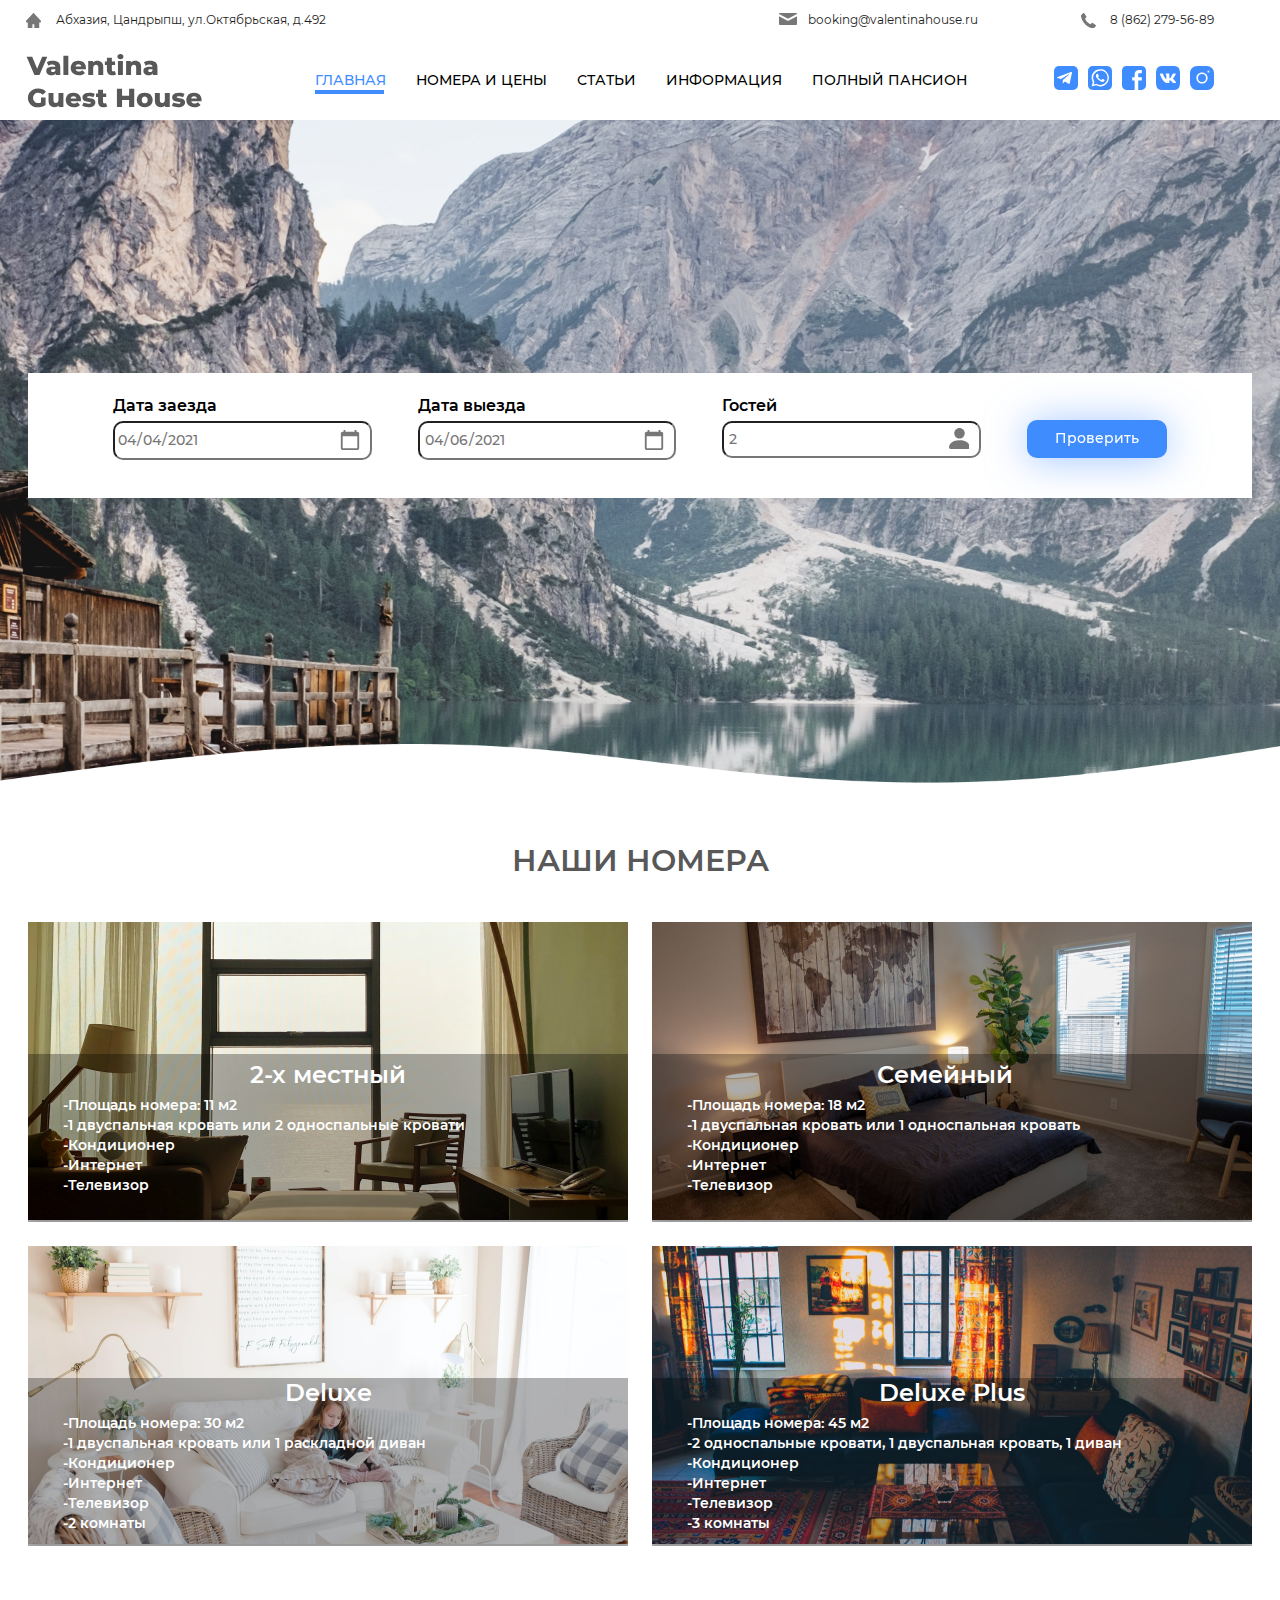
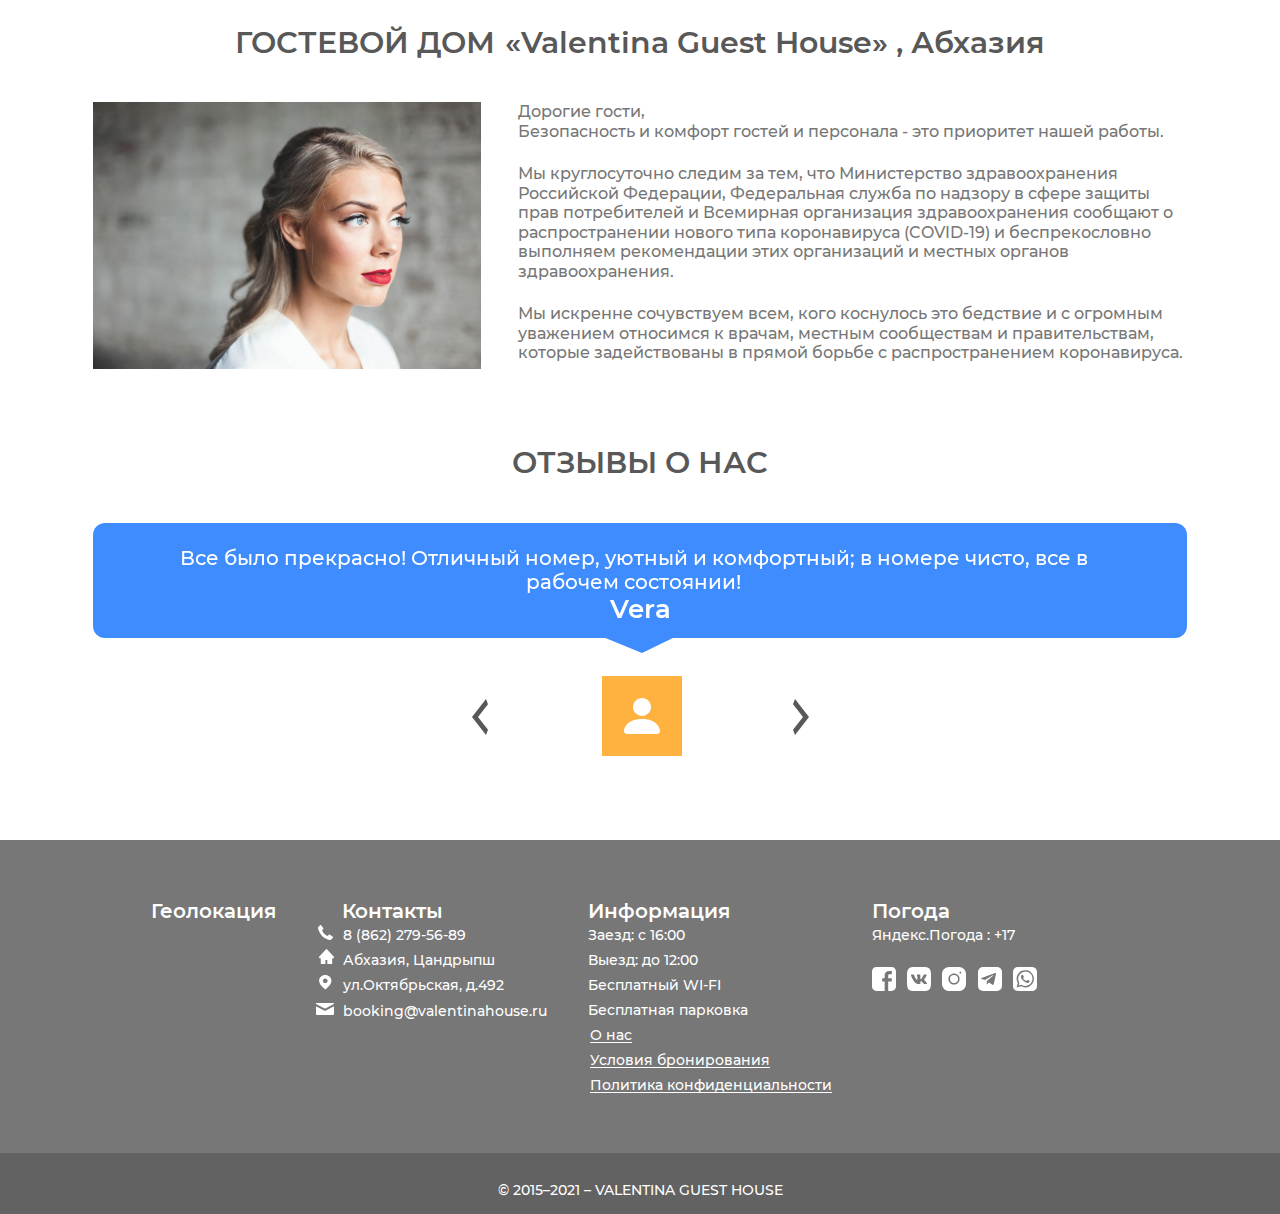
<file: index.html>
<!DOCTYPE html>
<html lang="ru">

<head>
  <meta charset="UTF-8">
  <meta name="viewport" content="width=device-width, initial-scale=1.0">
  <title>Valentina Guest House</title>
  <link rel="stylesheet" href="css/normalize.css">
  <link rel="stylesheet" href="https://cdn.jsdelivr.net/npm/swiper@10/swiper-bundle.min.css" />
  <link rel="stylesheet" href="css/media.css">
  <link rel="stylesheet" href="css/style.css">
</head>

<body>
  <div class="wrapper">
    <header class="header">
      <div class="header__container">
        <div class="header__layer">
          <div class="header__layer-top">
            <span class="header__adress house">Абхазия, Цандрыпш, ул.Октябрьская, д.492</span>
            <a class="header__mail mail" href="mailto:booking@valentinahouse.ru">
              booking@valentinahouse.ru
            </a>
            <a class="header__phone phone" href="tel:88622795689">8 (862) 279-56-89</a>
          </div>
          <div class="header__layer-bottom">
            <img src="img/Valentina Guest House.svg" alt="logo">
            <nav class="nav">
              <ul class="header__list list-reset">
                <li class="header__item">
                  <a href="#" class="header__link main-btn--active">
                    Главная
                  </a>
                </li>
                <li class="header__item">
                  <a href="number-price.html" class="header__link">
                    Номера и цены
                  </a>
                </li>
                <li class="header__item">
                  <a href="#" class="header__link">
                    Статьи
                  </a>
                </li>
                <li class="header__item">
                  <a href="#" class="header__link">
                    Информация
                  </a>
                </li>
                <li class="header__item">
                  <a href="#" class="header__link">
                    Полный пансион
                  </a>
                </li>
              </ul>
            </nav>
            <div class="header__social">
              <ul class="social__list list-reset">
                <li class="social__item">
                  <a href="#">
                    <img class="social__image" src="img/telegram.svg" alt="telegram">
                  </a>
                </li>
                <li class="social__item">
                  <a href="#">
                    <img class="social__image" src="img/Whatsapp.svg" alt="whatsapp">
                  </a>
                </li>
                <li class="social__item">
                  <a href="#">
                    <img class="social__image" src="img/Facebook.svg" alt="facebook">
                  </a>
                </li>
                <li class="social__item">
                  <a href="#">
                    <img class="social__image" src="img/VK.svg" alt="vk">
                  </a>
                </li>
                <li class="social__item">
                  <a href="#">
                    <img class="social__image instagram" src="img/Instagram.svg" alt="Instagram">
                  </a>
                </li>
              </ul>
            </div>
          </div>
        </div>
      </div>
    </header>
    <main class="main">
      <section class="hero">
        <div class="container">
          <div class="hero__content">
            <div class="hero__form">
              <form class="form" action="#" method="POST">
                <label class="label">
                  <span class="label__name">
                    Дата заезда
                  </span>
                  <div class="castom-input calendar">
                    <input class="label__input label-padding-1" type="date" name="selectedDate" value="2021-04-04"
                      required>
                  </div>
                </label>
                <label class="label">
                  <span class="label__name">
                    Дата выезда
                  </span>
                  <div class="castom-input calendar">
                    <input class="label__input label-padding-2" type="date" name="date off" value="2021-04-06" required>
                  </div>
                </label>
                <label class="label">
                  <span class="label__name">
                    Гостей
                  </span>
                  <div class="castom-input persona">
                    <input class="label__input label-padding-3" type="number" name="tourists" min="1" max="10"
                      placeholder="2" required>
                  </div>
                </label>
                <button class="hero__btn btn btn-reset">
                  Проверить
                </button>
              </form>
            </div>
            <img class="hero__vector" src="img/Vector.png" alt="">
          </div>
        </div>
      </section>
      <section class="hotel-number">
        <div class="container">
          <h2 class="hotel-number__caption caption">
            Наши номера
          </h2>
          <div class="hotel-number__wrapper">
            <ul class="hotel-number__main-list list-reset">
              <li class="hotel-number__main-item hotel-bg-1">
                <div class="hotel-number__text wrap-1">
                  <h3 class="hotel-number__descr hotel-wrap-1 paragraph">
                    2-х местный
                  </h3>
                  <ul class="hotel-number__list list-reset">
                    <li class="hotel-number__item">
                      -Площадь номера: 11&nbsp;м2
                    </li>
                    <li class="hotel-number__item">
                      -1 двуспальная кровать или 2&nbsp;односпальные кровати
                    </li>
                    <li class="hotel-number__item">
                      -Кондиционер
                    </li>
                    <li class="hotel-number__item">
                      -Интернет
                    </li>
                    <li class="hotel-number__item">
                      -Телевизор
                    </li>
                  </ul>
                </div>
              </li>
              <li class="hotel-number__main-item hotel-bg-2">
                <div class="hotel-number__text wrap-2">
                  <h3 class="hotel-number__descr hotel-wrap-2 paragraph">
                    Семейный
                  </h3>
                  <ul class="hotel-number__list list-reset">
                    <li class="hotel-number__item">
                      -Площадь номера: 18&nbsp;м2
                    </li>
                    <li class="hotel-number__item">
                      -1 двуспальная кровать или 1&nbsp;односпальная кровать
                    </li>
                    <li class="hotel-number__item">
                      -Кондиционер
                    </li>
                    <li class="hotel-number__item">
                      -Интернет
                    </li>
                    <li class="hotel-number__item">
                      -Телевизор
                    </li>
                  </ul>
                </div>
              </li>
              <li class="hotel-number__main-item hotel-bg-3">
                <div class="hotel-number__text">
                  <h3 class="hotel-number__descr hotel-wrap-3 paragraph">
                    Deluxe
                  </h3>
                  <ul class="hotel-number__list list-reset">
                    <li class="hotel-number__item">
                      -Площадь номера: 30&nbsp;м2
                    </li>
                    <li class="hotel-number__item">
                      -1 двуспальная кровать или 1 раскладной диван
                    </li>
                    <li class="hotel-number__item">
                      -Кондиционер
                    </li>
                    <li class="hotel-number__item">
                      -Интернет
                    </li>
                    <li class="hotel-number__item">
                      -Телевизор
                    </li>
                    <li class="hotel-number__item">
                      -2 комнаты
                    </li>
                  </ul>
                </div>
              </li>
              <li class="hotel-number__main-item hotel-bg-4">
                <div class="hotel-number__text">
                  <h3 class="hotel-number__descr hotel-wrap-4 paragraph">
                    Deluxe Plus
                  </h3>
                  <ul class="hotel-number__list list-reset">
                    <li class="hotel-number__item">
                      -Площадь номера: 45&nbsp;м2
                    </li>
                    <li class="hotel-number__item">
                      -2 односпальные кровати, 1 двуспальная кровать, 1 диван
                    </li>
                    <li class="hotel-number__item">
                      -Кондиционер
                    </li>
                    <li class="hotel-number__item">
                      -Интернет
                    </li>
                    <li class="hotel-number__item">
                      -Телевизор
                    </li>
                    <li class="hotel-number__item">
                      -3 комнаты
                    </li>
                  </ul>
                </div>
              </li>
            </ul>
          </div>
        </div>
      </section>
      <section class="guest">
        <div class="container">
          <h3 class="guest__caption caption">
            <span class="uppercase">Гостевой дом</span> «Valentina Guest House» , Абхазия
          </h3>
          <div class="guest__wrapper">
            <img class="guest__img" src="img/woman.jpg" alt="photo woman">
            <div class="guest__main-text">
              <p class="guest__text paragraph">
                Дорогие гости, <br>
                Безопасность и&nbsp;комфорт гостей и&nbsp;персонала&nbsp;- это приоритет нашей работы.
              </p>
              <p class="guest__text paragraph">
                Мы&nbsp;круглосуточно следим за&nbsp;тем, что Министерство здравоохранения Российской Федерации,
                Федеральная служба по&nbsp;надзору в&nbsp;сфере защиты прав потребителей и&nbsp;Всемирная организация
                здравоохранения сообщают о распространении нового типа коронавируса (COVID-19) и&nbsp;беспрекословно
                выполняем рекомендации этих организаций и&nbsp;местных органов здравоохранения.
              </p>
              <p class="guest__text paragraph">
                Мы&nbsp;искренне сочувствуем всем, кого коснулось это бедствие и&nbsp;с&nbsp;огромным уважением относимся
                к&nbsp;врачам, местным сообществам и&nbsp;правительствам, которые задействованы в&nbsp;прямой борьбе
                с&nbsp;распространением коронавируса.
              </p>
            </div>
          </div>
        </div>
      </section>
      <section class="review">
        <div class="container">
          <h2 class="review__caption caption">
            Отзывы о нас
          </h2>
          <div class="swiper">
            <div class="swiper-wrapper">
              <div class="swiper-slide">
                <div class="review__message">
                  <div class="review__sky">
                    <p class="review__text paragraph">
                      Все было прекрасно! Отличный номер, уютный и&nbsp;комфортный; в&nbsp;номере чисто, все в рабочем
                      состоянии!
                    </p>
                    <span class="review__name paragraph">
                      Vera
                    </span>
                  </div>
                </div>
                <div class="review__wrap">
                  <div class="review__avatar">
                    <img class="avatar" src="img/white-man.svg" alt="persona">
                  </div>
                </div>
              </div>
              <div class="swiper-slide">
                <div class="review__message">
                  <div class="review__sky">
                    <p class="review__text paragraph">
                      Очень интерьерное место! Красиво и&nbsp;вкусно. Отличное место в&nbsp;центре города для бранча
                      с&nbsp;друзьями! Большой выбор десертов, что разбегаются глаза, хочется попробовать все! очень
                      вкусный шоколадный чизкейк с&nbsp;грецкими орехами! Есть классная детская комната! Однозначно
                      рекомендую всем и&nbsp;приду еще раз!
                    </p>
                    <span class="review__name paragraph">
                      Bogdan
                    </span>
                  </div>
                </div>
                <div class="review__wrap">
                  <div class="review__avatar">
                    <img class="avatar" src="img/white-man.svg" alt="persona">
                  </div>
                </div>
              </div>
              <div class="swiper-slide">
                <div class="review__message">
                  <div class="review__sky">
                    <p class="review__text paragraph">
                      Выражаем благодарность персоналу гостиницы. Хочется отметить, что все очень доброжелательные
                      и&nbsp;вежливые, поэтому создается атмосфера хорошего отдыха и&nbsp;отличного настроения.
                      Мы&nbsp;уже дважды здесь побывали, надеемся приехать еще!Огромное Спасибо всем!
                    </p>
                    <span class="review__name paragraph">
                      Anton
                    </span>
                  </div>
                </div>
                <div class="review__wrap">
                  <div class="review__avatar">
                    <img class="avatar" src="img/white-man.svg" alt="persona">
                  </div>
                </div>
              </div>
            </div>
            <div class="swiper-button-prev"></div>
            <div class="swiper-button-next"></div>
          </div>
        </div>
      </section>
    </main>
    <footer class="footer">
      <div class="container">
        <div class="footer__main">
          <ul class="footer__main-list list-reset">
            <li class="footer__main-item">
              <h3 class="footer__main-caption footer-margin">
                Геолокация
              </h3>
              <script type="text/javascript" charset="utf-8" async
                src="https://api-maps.yandex.ru/services/constructor/1.0/js/?um=constructor%3A184ffe6ff77c308008d171394ff3e37a7b7f6b51e0efb62d617f2603613de6c9&amp;width=245&amp;height=173&amp;lang=ru_RU&amp;scroll=true"></script>
            </li>
            <li class="footer__main-item">
              <h3 class="footer__main-caption footer-padding">
                Контакты
              </h3>
              <ul class="footer__contact-list list-reset">
                <li class="footer__contact-item white-call">
                  <a class="footer__contact-link" href="tel:88622795689">
                    8 (862) 279-56-89
                  </a>
                </li>
                <li class="footer__contact-item white-house">
                  <span class="footer__contact-name">Абхазия, Цандрыпш</span>
                </li>
                <li class="footer__contact-item white-geo">
                  <span class="footer__contact-name">ул.Октябрьская, д.492</span>
                </li>
                <li class="footer__contact-item white-mail">
                  <a class="footer__contact-mail" href="mailto:booking@valentinahouse.ru">
                    booking@valentinahouse.ru
                  </a>
                </li>
              </ul>
            </li>
            <li class="footer__main-item">
              <h3 class="footer__main-caption">
                Информация
              </h3>
              <ul class="footer__info-list list-reset">
                <li class="footer__info-item">
                  Заезд: с 16:00
                </li>
                <li class="footer__info-item">
                  Выезд: до 12:00
                </li>
                <li class="footer__info-item">
                  Бесплатный WI-FI
                </li>
                <li class="footer__info-item">
                  Бесплатная парковка
                </li>
                <div class="footer__links">
                  <li class="footer__info-item">
                    <a class="footer__info-link" href="#">
                      О нас
                    </a>
                  </li>
                  <li class="footer__info-item">
                    <a class="footer__info-link" href="#">
                      Условия бронирования
                    </a>
                  </li>
                  <li class="footer__info-item">
                    <a class="footer__info-link" href="#">
                      Политика конфиденциальности
                    </a>
                  </li>
                </div>
              </ul>
            </li>
            <li class="footer__main-item footer-width">
              <h3 class="footer__main-caption">
                Погода
              </h3>
              <span class="footer__weather">
                Яндекс.Погода : +17
              </span>
              <div class="footer__social">
                <ul class="footer__social-list list-reset">
                  <li class="footer__social-item">
                    <a class="footer__social-link" href="#">
                      <img src="img/white-facebook.svg" alt="facebook">
                    </a>
                  </li>
                  <li class="footer__social-item">
                    <a class="footer__social-link" href="#">
                      <img src="img/white-vk.svg" alt="vk">
                    </a>
                  </li>
                  <li class="footer__social-item">
                    <a class="footer__social-link" href="#">
                      <img class="footer__instagram" src="img/white-inst.svg" alt="Instagram">
                    </a>
                  </li>
                  <li class="footer__social-item">
                    <a class="footer__social-link" href="#">
                      <img src="img/white-telegram.svg" alt="telegram">
                    </a>
                  </li>
                  <li class="footer__social-item">
                    <a class="footer__social-link" href="#">
                      <img src="img/white-whatsapp.svg" alt="whatsapp">
                    </a>
                  </li>
                </ul>
              </div>
            </li>
          </ul>
        </div>
        <div class="footer__bottom">
          <div class="footer__year">
            &copy;&nbsp;2015&ndash;2021&nbsp;&ndash; Valentina guest house
          </div>
        </div>
      </div>
    </footer>
  </div>


  <script src="https://cdn.jsdelivr.net/npm/swiper@10/swiper-bundle.min.js"></script>
  <script src="index.js"></script>
</body>

</html>
</file>
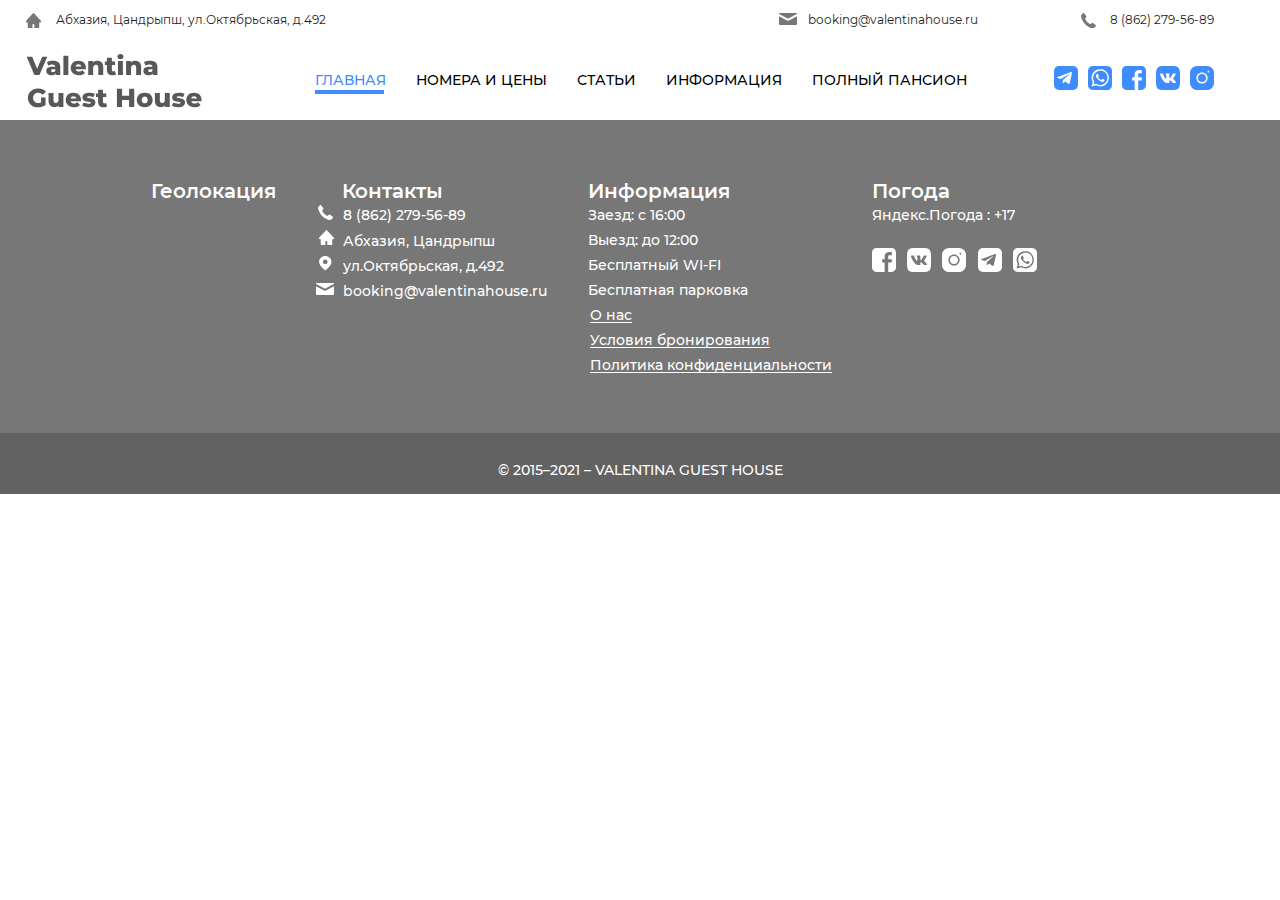
<file: index copy 3.html>
<!DOCTYPE html>
<html lang="ru">

<head>
  <meta charset="UTF-8">
  <meta name="viewport" content="width=device-width, initial-scale=1.0">
  <title>Valentina Guest House</title>
  <link rel="stylesheet" href="css/normalize.css">
  <link rel="stylesheet" href="https://cdn.jsdelivr.net/npm/swiper@10/swiper-bundle.min.css" />
  <link rel="stylesheet" href="css/style.css">
</head>

<body>

  <div class="wrapper">
    <header class="header">
      <div class="header__container">
        <div class="header__layer">
          <div class="header__layer-top">
            <span class="header__adress house">Абхазия, Цандрыпш, ул.Октябрьская, д.492</span>
            <a class="header__mail mail" href="mailto:booking@valentinahouse.ru">
              booking@valentinahouse.ru
            </a>
            <a class="header__phone phone" href="tel:88622795689">8 (862) 279-56-89</a>
          </div>
          <div class="header__layer-bottom">
            <img src="img/Valentina Guest House.svg" alt="logo">
            <nav class="nav">
              <ul class="header__list list-reset">
                <li class="header__item">
                  <a href="#" class="header__link main-btn--active">
                    Главная
                  </a>
                </li>
                <li class="header__item">
                  <a href="#" class="header__link">
                    Номера и цены
                  </a>
                </li>
                <li class="header__item">
                  <a href="#" class="header__link">
                    Статьи
                  </a>
                </li>
                <li class="header__item">
                  <a href="#" class="header__link">
                    Информация
                  </a>
                </li>
                <li class="header__item">
                  <a href="#" class="header__link">
                    Полный пансион
                  </a>
                </li>
              </ul>
            </nav>
            <div class="header__social">
              <ul class="social__list list-reset">
                <li class="social__item">
                  <a href="#">
                    <img class="social__image" src="img/telegram.svg" alt="telegram">
                  </a>
                </li>
                <li class="social__item">
                  <a href="#">
                    <img class="social__image" src="img/Whatsapp.svg" alt="whatsapp">
                  </a>
                </li>
                <li class="social__item">
                  <a href="#">
                    <img class="social__image" src="img/Facebook.svg" alt="facebook">
                  </a>
                </li>
                <li class="social__item">
                  <a href="#">
                    <img class="social__image" src="img/VK.svg" alt="vk">
                  </a>
                </li>
                <li class="social__item">
                  <a href="#">
                    <img class="social__image instagram" src="img/Instagram.svg" alt="Instagram">
                  </a>
                </li>
              </ul>
            </div>
          </div>
        </div>
      </div>
    </header>
    
    
    <footer class="footer">
      <div class="container__footer">
        <div class="footer__main">
          <ul class="footer__main-list list-reset">
            <li class="footer__main-item">
              <h3 class="footer__main-caption footer-margin">
                Геолокация
              </h3>
              <script type="text/javascript" charset="utf-8" async
                src="https://api-maps.yandex.ru/services/constructor/1.0/js/?um=constructor%3A184ffe6ff77c308008d171394ff3e37a7b7f6b51e0efb62d617f2603613de6c9&amp;width=245&amp;height=173&amp;lang=ru_RU&amp;scroll=true"></script>
            </li>
            <li class="footer__main-item">
              <h3 class="footer__main-caption footer-padding">
                Контакты
              </h3>
              <ul class="footer__contact-list list-reset">
                <li class="footer__contact-item white-call">
                  <a class="footer__contact-link" href="tel:88622795689">
                    8 (862) 279-56-89
                  </a>
                </li>
                <li class="footer__contact-item white-house">
                  <span class="footer__contact-name">Абхазия, Цандрыпш</span>
                </li>
                <li class="footer__contact-item white-geo">
                  <span class="footer__contact-name">ул.Октябрьская, д.492</span>
                </li>
                <li class="footer__contact-item white-mail">
                  <a class="footer__contact-mail" href="mailto:booking@valentinahouse.ru">
                    booking@valentinahouse.ru
                  </a>
                </li>
              </ul>
            </li>
            <li class="footer__main-item">
              <h3 class="footer__main-caption">
                Информация
              </h3>
              <ul class="footer__info-list list-reset">
                <li class="footer__info-item">
                  Заезд: с 16:00
                </li>
                <li class="footer__info-item">
                  Выезд: до 12:00
                </li>
                <li class="footer__info-item">
                  Бесплатный WI-FI
                </li>
                <li class="footer__info-item">
                  Бесплатная парковка
                </li>
                <div class="footer__links">
                  <li class="footer__info-item">
                    <a class="footer__info-link" href="#">
                      О нас
                    </a>
                  </li>
                  <li class="footer__info-item">
                    <a class="footer__info-link" href="#">
                      Условия бронирования
                    </a>
                  </li>
                  <li class="footer__info-item">
                    <a class="footer__info-link" href="#">
                      Политика конфиденциальности
                    </a>
                  </li>
                </div>
              </ul>
            </li>
            <li class="footer__main-item footer-width">
              <h3 class="footer__main-caption">
                Погода
              </h3>
              <span class="footer__weather">
                Яндекс.Погода : +17
              </span>
              <div class="footer__social">
                <ul class="footer__social-list list-reset">
                  <li class="footer__social-item">
                    <a class="footer__social-link" href="#">
                      <img src="img/white-facebook.svg" alt="facebook">
                    </a>
                  </li>
                  <li class="footer__social-item">
                    <a class="footer__social-link" href="#">
                      <img src="img/white-vk.svg" alt="vk">
                    </a>
                  </li>
                  <li class="footer__social-item">
                    <a class="footer__social-link" href="#">
                      <img class="footer__instagram" src="img/white-inst.svg" alt="Instagram">
                    </a>
                  </li>
                  <li class="footer__social-item">
                    <a class="footer__social-link" href="#">
                      <img src="img/white-telegram.svg" alt="telegram">
                    </a>
                  </li>
                  <li class="footer__social-item">
                    <a class="footer__social-link" href="#">
                      <img src="img/white-whatsapp.svg" alt="whatsapp">
                    </a>
                  </li>
                </ul>
              </div>
            </li>
          </ul>
        </div>
        <div class="footer__bottom">
          <div class="footer__year">
            &copy;&nbsp;2015&ndash;2021&nbsp;&ndash; Valentina guest house
          </div>
        </div>
      </div>
    </footer>
  </div>


  <script src="https://cdn.jsdelivr.net/npm/swiper@10/swiper-bundle.min.js"></script>
  <script src="index.js"></script>
</body>

</html>
</file>
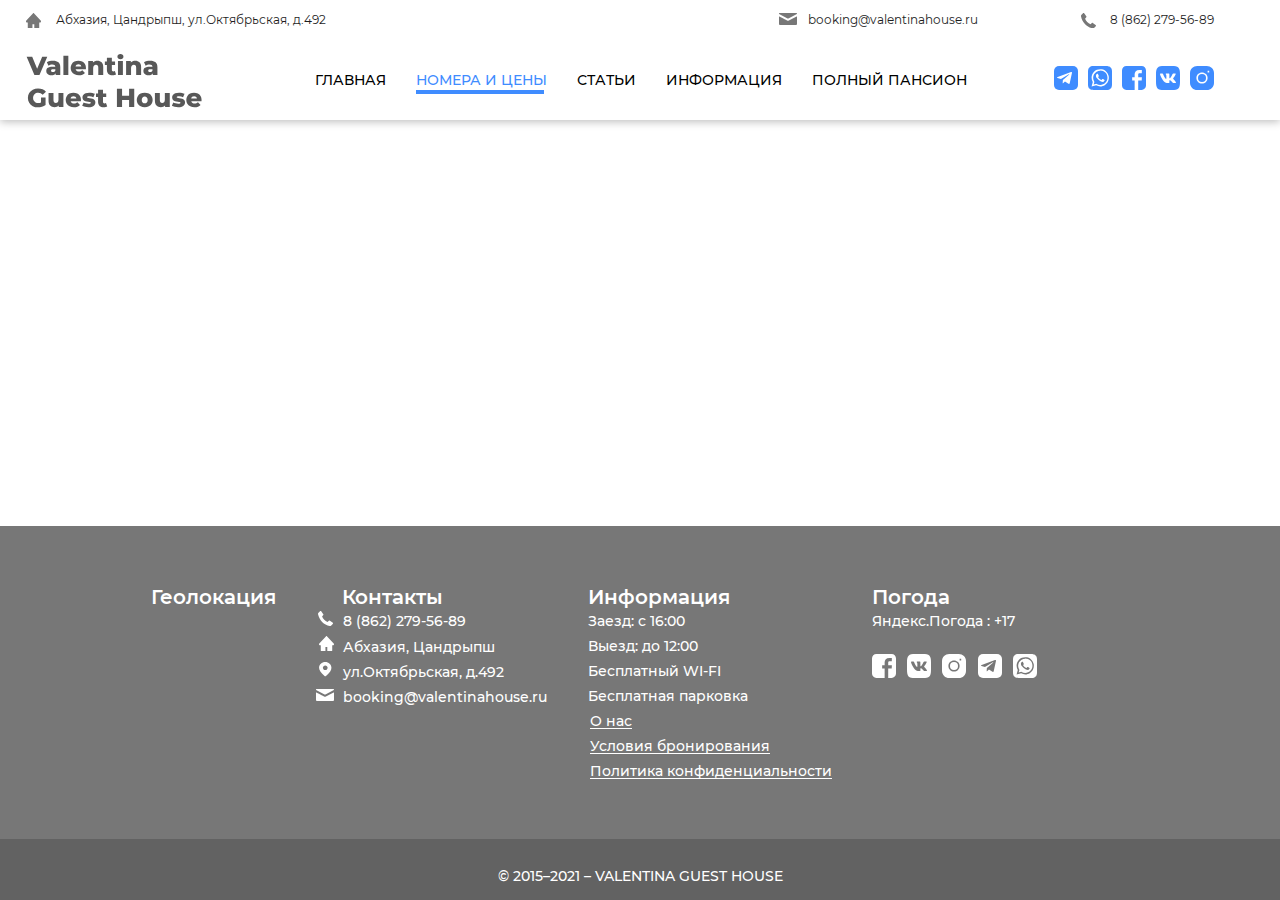
<file: number-price.html>
<!DOCTYPE html>
<html lang="ru">

<head>
  <meta charset="UTF-8">
  <meta name="viewport" content="width=device-width, initial-scale=1.0">
  <title>Valentina Guest House</title>
  <link rel="stylesheet" href="css/normalize.css">
  <link rel="stylesheet" href="https://cdn.jsdelivr.net/npm/swiper@10/swiper-bundle.min.css" />
  <link rel="stylesheet" href="css/media.css">
  <link rel="stylesheet" href="css/style.css">
</head>

<body>
  <div class="wrapper">
    <header class="header">
      <div class="header__container">
        <div class="header__layer">
          <div class="header__layer-top">
            <span class="header__adress house">Абхазия, Цандрыпш, ул.Октябрьская, д.492</span>
            <a class="header__mail mail" href="mailto:booking@valentinahouse.ru">
              booking@valentinahouse.ru
            </a>
            <a class="header__phone phone" href="tel:88622795689">8 (862) 279-56-89</a>
          </div>
          <div class="header__layer-bottom">
            <img src="img/Valentina Guest House.svg" alt="logo">
            <nav class="nav">
              <ul class="header__list list-reset">
                <li class="header__item">
                  <a href="index.html" class="header__link">
                    Главная
                  </a>
                </li>
                <li class="header__item">
                  <a href="#" class="header__link main-btn--active">
                    Номера и цены
                  </a>
                </li>
                <li class="header__item">
                  <a href="#" class="header__link">
                    Статьи
                  </a>
                </li>
                <li class="header__item">
                  <a href="#" class="header__link">
                    Информация
                  </a>
                </li>
                <li class="header__item">
                  <a href="#" class="header__link">
                    Полный пансион
                  </a>
                </li>
              </ul>
            </nav>
            <div class="header__social">
              <ul class="social__list list-reset">
                <li class="social__item">
                  <a href="#">
                    <img class="social__image" src="img/telegram.svg" alt="telegram">
                  </a>
                </li>
                <li class="social__item">
                  <a href="#">
                    <img class="social__image" src="img/Whatsapp.svg" alt="whatsapp">
                  </a>
                </li>
                <li class="social__item">
                  <a href="#">
                    <img class="social__image" src="img/Facebook.svg" alt="facebook">
                  </a>
                </li>
                <li class="social__item">
                  <a href="#">
                    <img class="social__image" src="img/VK.svg" alt="vk">
                  </a>
                </li>
                <li class="social__item">
                  <a href="#">
                    <img class="social__image instagram" src="img/Instagram.svg" alt="Instagram">
                  </a>
                </li>
              </ul>
            </div>
          </div>
        </div>
      </div>
    </header>
    
    <main class="main">
      <section class="switch">
        <div class="container">

        </div>
      </section>
    </main>

    <footer class="footer">
      <div class="container__footer">
        <div class="footer__main">
          <ul class="footer__main-list list-reset">
            <li class="footer__main-item">
              <h3 class="footer__main-caption footer-margin">
                Геолокация
              </h3>
              <script type="text/javascript" charset="utf-8" async
                src="https://api-maps.yandex.ru/services/constructor/1.0/js/?um=constructor%3A184ffe6ff77c308008d171394ff3e37a7b7f6b51e0efb62d617f2603613de6c9&amp;width=245&amp;height=173&amp;lang=ru_RU&amp;scroll=true"></script>
            </li>
            <li class="footer__main-item">
              <h3 class="footer__main-caption footer-padding">
                Контакты
              </h3>
              <ul class="footer__contact-list list-reset">
                <li class="footer__contact-item white-call">
                  <a class="footer__contact-link" href="tel:88622795689">
                    8 (862) 279-56-89
                  </a>
                </li>
                <li class="footer__contact-item white-house">
                  <span class="footer__contact-name">Абхазия, Цандрыпш</span>
                </li>
                <li class="footer__contact-item white-geo">
                  <span class="footer__contact-name">ул.Октябрьская, д.492</span>
                </li>
                <li class="footer__contact-item white-mail">
                  <a class="footer__contact-mail" href="mailto:booking@valentinahouse.ru">
                    booking@valentinahouse.ru
                  </a>
                </li>
              </ul>
            </li>
            <li class="footer__main-item">
              <h3 class="footer__main-caption">
                Информация
              </h3>
              <ul class="footer__info-list list-reset">
                <li class="footer__info-item">
                  Заезд: с 16:00
                </li>
                <li class="footer__info-item">
                  Выезд: до 12:00
                </li>
                <li class="footer__info-item">
                  Бесплатный WI-FI
                </li>
                <li class="footer__info-item">
                  Бесплатная парковка
                </li>
                <div class="footer__links">
                  <li class="footer__info-item">
                    <a class="footer__info-link" href="#">
                      О нас
                    </a>
                  </li>
                  <li class="footer__info-item">
                    <a class="footer__info-link" href="#">
                      Условия бронирования
                    </a>
                  </li>
                  <li class="footer__info-item">
                    <a class="footer__info-link" href="#">
                      Политика конфиденциальности
                    </a>
                  </li>
                </div>
              </ul>
            </li>
            <li class="footer__main-item footer-width">
              <h3 class="footer__main-caption">
                Погода
              </h3>
              <span class="footer__weather">
                Яндекс.Погода : +17
              </span>
              <div class="footer__social">
                <ul class="footer__social-list list-reset">
                  <li class="footer__social-item">
                    <a class="footer__social-link" href="#">
                      <img src="img/white-facebook.svg" alt="facebook">
                    </a>
                  </li>
                  <li class="footer__social-item">
                    <a class="footer__social-link" href="#">
                      <img src="img/white-vk.svg" alt="vk">
                    </a>
                  </li>
                  <li class="footer__social-item">
                    <a class="footer__social-link" href="#">
                      <img class="footer__instagram" src="img/white-inst.svg" alt="Instagram">
                    </a>
                  </li>
                  <li class="footer__social-item">
                    <a class="footer__social-link" href="#">
                      <img src="img/white-telegram.svg" alt="telegram">
                    </a>
                  </li>
                  <li class="footer__social-item">
                    <a class="footer__social-link" href="#">
                      <img src="img/white-whatsapp.svg" alt="whatsapp">
                    </a>
                  </li>
                </ul>
              </div>
            </li>
          </ul>
        </div>
        <div class="footer__bottom">
          <div class="footer__year">
            &copy;&nbsp;2015&ndash;2021&nbsp;&ndash; Valentina guest house
          </div>
        </div>
      </div>
    </footer>
  </div>


  <script src="https://cdn.jsdelivr.net/npm/swiper@10/swiper-bundle.min.js"></script>
  <script src="index.js"></script>
</body>

</html>
</file>
<file: css/media.css>
@media (max-width: 1250px) {
  .form {
    max-width: 950px;
    padding: 15px 40px 20px;
}
}

@media (max-width: 1200px) {
  .hotel-number__text .hotel-number__list {
    padding: 10px;
  }
  .hotel-number__wrapper .hotel-number__text {
    height: auto; 
  }
  .review .review__message {
    max-width: 900px;
  }
  .review .review__text {
    max-width: 880px;
  }
}
</file>
<file: css/style.css>
html {
	box-sizing: border-box;
}

*,
*::before,
*::after {
	box-sizing: inherit;
}

a {
	color: inherit;
	text-decoration: none;
}

img {
	max-width: 100%;
}

body {
  min-width: 320px;
	font-family: 'Montserrat', Arial, Verdana, sans-serif;
}

html,
body {
  height: 100%;
}

/* fonts */

@font-face {
  font-family: 'Montserrat';
  src: local('Montserrat-Regular'),
  url('../fonts/MontserratRegular.woff2') format("woff2"),
  url('../fonts/Montserrat-Regular.woff') format("woff");
  font-weight: 400;
  font-style: normal;
  font-display: swap;
}

@font-face {
  font-family: 'Montserrat';
  src: local('Montserrat-Medium'),
  url('../fonts/MontserratMedium.woff2') format("woff2"),
  url('../fonts/Montserrat-Medium.woff') format("woff");
  font-weight: 500;
  font-style: normal;
  font-display: swap;
}

@font-face {
  font-family: 'Montserrat';
  src: local('Montserrat-Semibold'),
  url('../fonts/MontserratSemiBold.woff2') format("woff2"),
  url('../fonts/Montserrat-SemiBold.woff') format("woff");
  font-weight: 600;
  font-style: normal;
  font-display: swap;
}

@font-face {
  font-family: 'Montserrat';
  src: local('Montserrat-ExtraBold'),
  url('../fonts/MontserratExtraBold.woff2') format("woff2"),
  url('../fonts/Montserrat-ExtraBold.woff') format("woff");
  font-weight: 800;
  font-style: normal;
  font-display: swap;
}

@font-face {
  font-family: 'Montserrat';
  src: local('Montserrat-Black'),
  url('../fonts/MontserratBlack.woff2') format("woff2"),
  url('../fonts/Montserrat-Black.woff') format("woff");
  font-weight: 900;
  font-style: normal;
  font-display: swap;
}

/* general */

.header__container {
  max-width: 1950px;
  padding: 0 15px;
  margin: 0 auto;
  box-shadow: 0 2px 8px rgba(0, 0, 0, .25);
}

:root {
  --black: #1E1E1E;
  --white: #FFF;
  --blue: #3F8CFF;
  --grey: #777;
  --scorpion: #585858;
  --yellow-orange: #FFB23F;
  --Dove-Gray: #626262;
}

.list-reset {
  list-style: none;
  margin: 0;
  padding: 0;
}

.btn-reset {
  padding: 0;
  border: 0;
  background-color: inherit;
  cursor: pointer;
}

.caption {
  font-weight: 600;
  font-size: 30px;
  line-height: 36.57px;
  color: var(--scorpion);
  display: flex;
  align-items: center;
  justify-content: center;
  margin: 0;
  padding: 0;
}

.paragraph {
  margin: 0;
  padding: 0;
}

.uppercase {
  text-transform: uppercase;
  padding-right: 10px;
}

.main-btn--active {
  color: var(--blue);
  position: relative;
}

.main-btn--active::before {
  content: '';
  position: absolute;
  bottom: -5px;
  left: 0;
  width: 98%;
  height: 4px;
  background-color: var(--blue);
}

.wrapper {
  min-height: 100%;
  display: flex;
  flex-direction: column;
}

.main {
  flex-grow: 1;
}

/* layer-top */

.header__layer {
  max-width: 1228px;
  margin: 0 auto;
  height: 120px;
}

.header__layer-top {
  padding-top: 13px;
  display: flex;
  justify-content: space-between;
  align-items: center;
  padding-right: 40px;
}

.header__adress {
  font-size: 12px;
  color: var(--black);
  line-height: 14.63px;
  font-weight: 400;
}

.house {
  background-image: url('../img/house.svg');
  background-repeat: no-repeat;
  background-size: 15px 15px;
  padding-left: 30px;
}

.header__mail {
  font-size: 12px;
  color: var(--black);
  line-height: 14.63px;
  margin-right: -350px;
}

.mail {
  background-image: url('../img/mail.svg');
  background-repeat: no-repeat;
  background-size: 18px 12px;
  padding-left: 29px;
}

.header__phone {
  font-size: 12px;
  color: var(--black);
  line-height: 14.63px;
}

.phone {
  background-image: url('../img/phone.svg');
  background-repeat: no-repeat;
  background-size: 15px 15px;
  padding-left: 29px;
}

/* header__layer-bottom */

.header__layer-bottom {
  display: flex;
  align-items: center;
  justify-content: space-between;
  padding-top: 26px;
  padding-right: 40px;
}

.header__list {
  display: flex;
}

.header__link {
  font-weight: 500;
  font-size: 14px;
  line-height: 17.07px;
  text-transform: uppercase;
  transition: color 0.3s ease-in-out;
}

.header__link:hover {
  color: var(--blue);
}

.header__item {
  margin-right: -25px;
}

.header__item:not(:last-child) {
  margin-right: 30px;
}

.social__list {
  display: flex;
  align-items: center;
}

.social__item:not(:last-child) {
  margin-right: 10px;
}

.social__image {
  background-size: 24px 24px;
}

.instagram {
  background-image: url('../img/blue-ball.svg');
  background-repeat: no-repeat;
  background-size: 8px 8px;
  background-position: center;
}

/* hero */

.hero {
  position: relative;
  background-image: url('../img/background.png');
  background-repeat: no-repeat;
  background-position: center;
  height: 680px;
  display: flex;
  align-items: center;
  margin-bottom: 43px;
}

.container {
  max-width: 1940px;
  margin: 0 auto;
}

.hero__vector {
  position: absolute;
  bottom: -8px;
  left: 0;
}

.hero__form {
  padding-bottom: 50px;
}

form {
  background-color: var(--white);
  display: flex;
  align-items: center;
  justify-content: space-between;
  max-width: 1224px;
  margin: 0 auto;
  padding: 23px 85px 40px;
}

.label {
  display: flex;
  flex-direction: column;
  width: 260px;
  height: 62px;
}

.label:not(:last-child) {
  margin-right: 46px;
}

.label__name {
  font-weight: 600;
  font-size: 16px;
  line-height: 19.5px;
  margin-bottom: 6px;
}

.btn {
  background-color: var(--blue);
  color: var(--white);
  border-radius: 10px;
  padding: 10px 28px;
  font-size: 14px;
  font-weight: 500;
  line-height: 17.07px;
  margin-top: auto;
  filter: drop-shadow(0 2px 20px rgba(63, 140, 255, .5))
}

.label__input {
  color: var(--grey);
  font-weight: 500;
  border-radius: 10px;
  margin: 0;
  padding: 8px 0;
  font-size: 14px;
  line-height: 17.07px;
  width: 100%;
  cursor: pointer;
}

.label__input::before {
  content: '';
  position: absolute;
  display: block;
  top: -100px;
  left: -100px;
  right: -100px;
  bottom: -100px;
  width: 100%;
  height: 100%;
}

.label-padding-1 {
  padding-left: 2px;
}

.label-padding-2 {
  padding-left: 4px;
}

.label-padding-3 {
  padding-left: 5px;
  margin-top: auto;
}

.castom-input {
  position: relative;
}

.castom-input::before {
  content: "";
  position: absolute;
  top: 2px;
  right: 12px;
  bottom: 5px;
  margin: auto 0;
  width: 20px;
  height: 21px;
  background-repeat: no-repeat;
  background-size: cover;
  cursor: pointer;
}

.calendar::before {
  background-image: url('../img/date.svg');
}

.persona::before {
  background-image: url('../img/persona.svg');
}

input::-webkit-calendar-picker-indicator {
  opacity: 0;
  cursor: pointer;
}

input::-webkit-calendar-picker-indicator::before {
  content: '';
  position: absolute;
  display: block;
  width: 100%;
  height: 100%;
}

/* hotel-number */

.hotel-number {
  padding-bottom: 79px;
}

.hotel-number__main-list {
  display: grid;
  grid-template-columns: repeat(2, 1fr);
  gap: 24px;
}

.hotel-number__wrapper {
  max-width: 1224px;
  margin: 0 auto;
}

.hotel-number__main-item {
  background-repeat: no-repeat;
  background-position: center;
  min-height: 300px;
  display: flex;
  align-items: end;
}

.hotel-number__caption {
  text-transform: uppercase;
  margin-bottom: 42px;
}

.hotel-number__text {
  display: flex;
  flex-direction: column;
  align-items: flex-start;
  background-color: rgba(0, 0, 0, .3);
  width: 100%;
  height: 168px;
}

.wrap-1 {
  padding-top: 6px;
}

.wrap-2 {
  padding-top: 6px;
}

.hotel-number__descr {
  font-weight: 600;
  font-size: 24px;
  line-height: 29.26px;
  color: var(--white);
  margin: 0 auto;
}

.hotel-number__list {
  min-width: 433px;
  padding: 0 35px 28px;
}

.hotel-number__item {
  font-weight: 600;
  font-size: 14px;
  line-height: 17.07px;
  color: var(--white);
}

.hotel-wrap-1 {
  margin-bottom: 8px;
}

.hotel-wrap-2 {
  padding-right: 15px;
  margin-bottom: 8px;
}

.hotel-wrap-3 {
  margin-bottom: 8px;
}

.hotel-wrap-4 {
  margin-bottom: 8px;
}

.hotel-number__item:not(:last-child) {
  margin-bottom: 3px;
}

.hotel-bg-1 {
  background-image: url('../img/bg-1.png');
  width: 100%;
}

.hotel-bg-2 {
  background-image: url('../img/bg-2.png');
  width: 100%;
}

.hotel-bg-3 {
  background-image: url('../img/bg-3.png');
  width: 100%;
}

.hotel-bg-4 {
  background-image: url('../img/bg-4.png');
  width: 100%;
}

/* guest */

.guest {
  padding-bottom: 76px;
}

.guest__caption {
  margin-bottom: 41px;
}

.guest__wrapper {
  display: flex;
  justify-content: space-between;
  max-width: 1094px;
  margin: 0 auto;
}

.guest__img {
  max-height: 267px;
  margin-right: 37px;
}

.guest__main-text {
  max-width: 669px;
  float: right;
}

.guest__left {
  margin-right: 37px;
}

.guest__right {
  max-width: 669px;
}

.guest__text {
  font-weight: 500;
  font-size: 16px;
  line-height: 19.5px;
  color: var(--grey);
}

.guest__text:not(:last-child) {
  margin-bottom: 23px;
}

/* reviews */

.review {
  padding-bottom: 84px;
}

.review__caption {
  text-transform: uppercase;
  margin-bottom: 41px;
}

.review__sky {
  position: relative;
  width: 100%;
  background-color: var(--blue);
  border-radius: 12px;
  height: 115px;
  color: var(--white);
  text-align: center;
  display: flex;
  flex-direction: column;
  align-items: center;
  margin-bottom: 37px;
  overflow: auto;
}

.review__text {
  font-weight: 500;
  font-size: 20px;
  line-height: 24.38px;
  color: var(--white);
  max-width: 976px;
  padding-top: 23px;
  padding-right: 13px;
}

.review__name {
  font-weight: 600;
  font-size: 26px;
  line-height: 31.69px;
  color: var(--white);
  padding-bottom: 12px;
}

.review__avatar {
  width: 80px;
  height: 80px;
  background-color: var(--yellow-orange);
  display: flex;
  align-items: center;
  justify-content: center;
}

.avatar {
  background-size: 36px 36px;
}

.review__wrap {
  display: flex;
  align-items: center;
  justify-content: center;
  padding-left: 4px;
  padding-top: 1px;
}

/* footer */

.footer__main {
  background-color: var(--grey);
  display: flex;
  justify-content: center;
  padding-bottom: 54.63px;
}

.footer__main-list {
  min-width: 1094px;
  display: flex;
  align-items: start;
  padding-top: 59px;
  padding-left: 58px;
}

.footer__main-item:not(:last-child) {
  margin-right: 40px;
}

.footer__main-item:first-child {
  margin-right: 40px;
}

.footer__main-item:nth-child(2) {
  margin-right: 41px;
}

.footer__main-caption {
  margin: 0;
  font-weight: 600;
  font-size: 20px;
  line-height: 24.38px;
  color: var(--white);
}

.footer__contact-item {
  font-weight: 500;
  font-size: 14px;
  line-height: 25.2px;
  color: var(--white);
  background-repeat: no-repeat;
  padding-left: 27px;
}

.footer__info-item {
  font-weight: 500;
  font-size: 14px;
  line-height: 25px;
  color: var(--white);
}

.footer__info-link {
  display: inline;
  position: relative;
}

.footer__info-link::before {
  content: '';
  position: absolute;
  height: 0.2px;
  bottom: 2px;
  width: 100%;
  background-color: var(--white);
}

.footer__links {
  padding-left: 2px;
}

.footer__weather {
  font-weight: 500;
  font-size: 14px;
  line-height: 25.28px;
  color: var(--white);
  margin-bottom: 10px;
}

.footer__social-list {
  display: flex;
  justify-content: space-between;
  padding-top: 19px;
}

.white-call {
  background-image: url('../img/white-call.svg');
  background-size: 15px 15px;
  background-position-y: 2px;
  background-position-x: 2px;
}

.white-house {
  background-image: url('../img/white-house.svg');
  background-size: 15px 15px;
  background-position-x: 2.8px;
  background-position-y: 1px;
}

.white-geo {
  background-image: url('../img/white-geo.svg');
  background-size: 12.5px 15.19px;
  background-position-x: 3px;
  background-position-y: 2px;
}

.white-mail {
  background-image: url('../img/white-mail.svg');
  background-size: 18px 12px;
  background-position-y: 4.5px;
}

.footer-margin {
  margin-bottom: 5px;
}

.footer-padding {
  padding-left: 26px;
}

.footer__social-link {
  margin-bottom: 8px;
}

.footer-width {
  width: 15.9%;
}

.footer__instagram {
  background-image: url('../img/white-ball.svg');
  background-repeat: no-repeat;
  background-position: center;
}  

/* footer__bottom */

.footer__bottom {
  background-color: var(--Dove-Gray);
  padding: 29px 0 15px;
}

.footer__year {
  display: flex;
  align-items: center;
  justify-content: center;
  font-weight: 500;
  font-size: 14px;
  line-height: 17px;
  color: var(--white);
  text-transform: uppercase;
}

/* swiper */

.swiper {
  width: 100%;
  height: 100%;
  overflow: hidden;
  position: relative;
  padding: 0;
  margin-left: auto;
  margin-right: auto;
}

.swiper-wrapper {
  display: flex;
}

.swiper-button-prev {
  color: var(--black);
  background-image: url('../img/arrow-left.svg');
  background-repeat: no-repeat;
  position: absolute;
  top: 198px;
  left: 472px;
}

.swiper-button-prev::after {
  display: none;
}

.swiper-button-next {
  color: var(--black);
  background-image: url('../img/arrow-right.svg');
  background-repeat: no-repeat;
  position: absolute;
  top: 198px;
  right: 460px;
}

.swiper-button-next::after {
  display: none;
}

.review__message {
  position: relative;
  max-width: 1094px;
  margin: 0 auto;
}

.review__message::before {
  content: '';
  position: absolute;
  width: 0;
  height: 0;
  left: 46.6%;
  bottom: -15px;
  border-top: 16px solid var(--blue);
  border-left: 39px solid transparent;
  border-right: 33px solid transparent;
}
</file>
